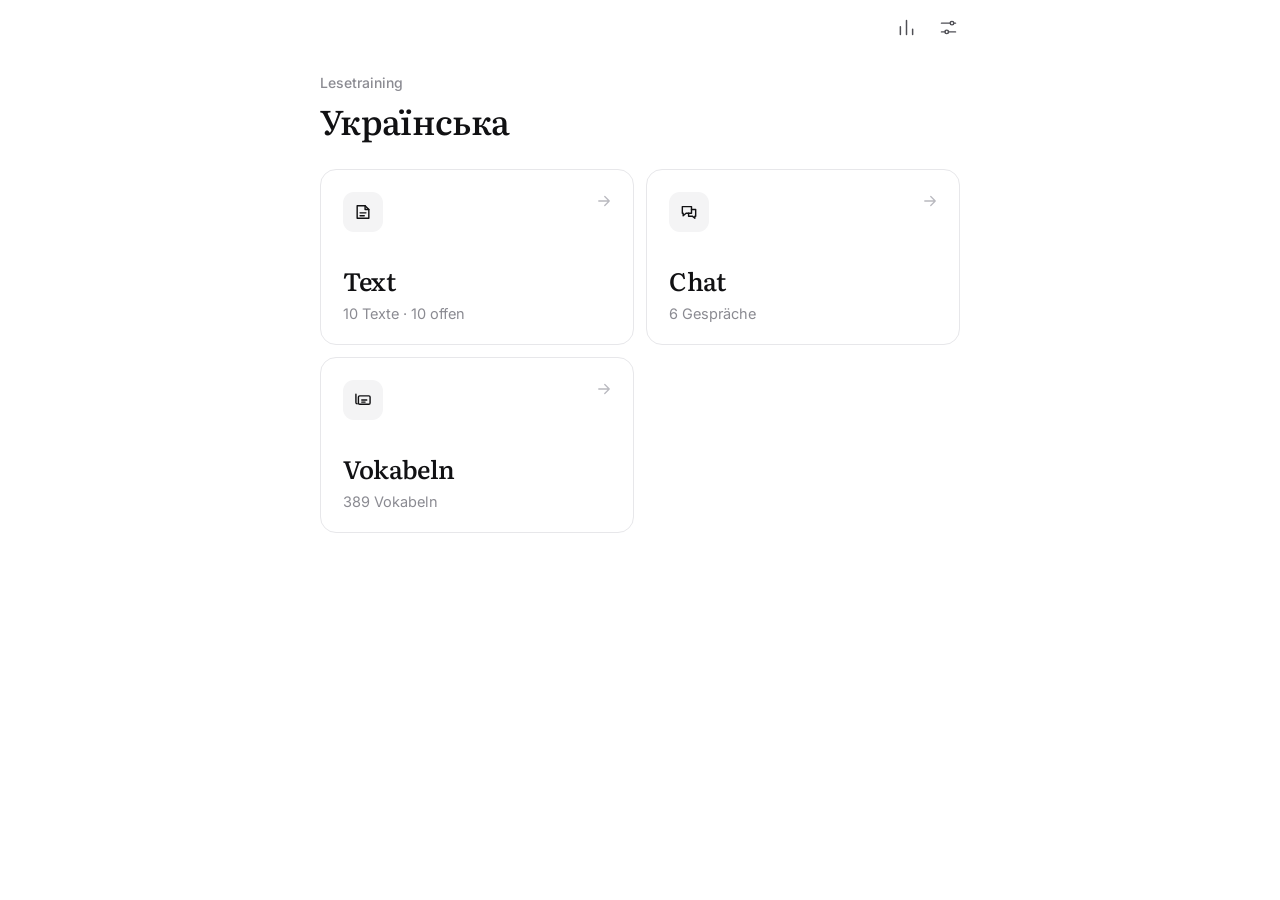
<file: index.html>
<!doctype html>
<html lang="de">
<head>
  <meta charset="utf-8">
  <meta name="viewport" content="width=device-width, initial-scale=1, viewport-fit=cover">
  <title>Українська · Lesetraining</title>
  <meta name="description" content="Ukrainisch lesen: Texte mit Wortinformationen, Verständniskontrolle und Statistik.">
  <meta name="theme-color" media="(prefers-color-scheme: light)" content="#ffffff">
  <meta name="theme-color" media="(prefers-color-scheme: dark)" content="#0e0e10">
  <meta name="color-scheme" content="light dark">
  <meta name="apple-mobile-web-app-capable" content="yes">
  <meta name="mobile-web-app-capable" content="yes">
  <meta name="apple-mobile-web-app-title" content="Українська">
  <meta name="apple-mobile-web-app-status-bar-style" content="default">
  <link rel="manifest" href="manifest.webmanifest">
  <link rel="icon" type="image/png" sizes="192x192" href="icons/icon-192-v2.png">
  <link rel="apple-touch-icon" href="icons/icon-180-v2.png">
  <link rel="preload" href="fonts/literata-latin-opsz-normal.woff2" as="font" type="font/woff2" crossorigin>
  <link rel="preload" href="fonts/literata-cyrillic-opsz-normal.woff2" as="font" type="font/woff2" crossorigin>
  <link rel="stylesheet" href="styles.css">
</head>
<body>
  <div id="app"></div>
  <script type="module" src="js/app.js"></script>
</body>
</html>
</file>
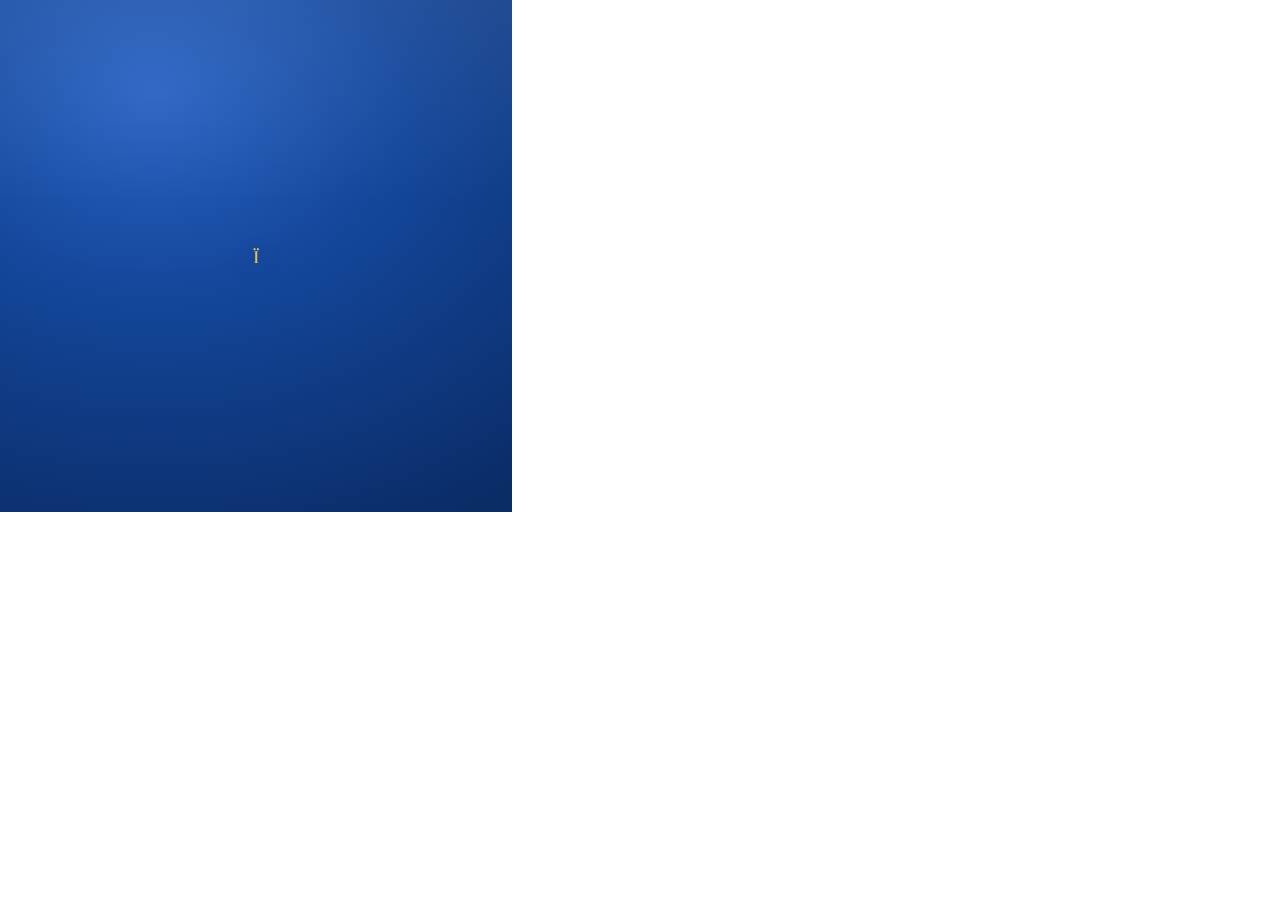
<file: tools/icon/icon-vorlage.html>
<!doctype html><html><head><meta charset="utf-8"><style>
@font-face{font-family:L;src:url(../../fonts/literata-cyrillic-opsz-normal.woff2) format("woff2");font-weight:200 900}
html,body{margin:0;background:transparent}
.i{position:relative;width:512px;height:512px;overflow:hidden;
 background:radial-gradient(120% 95% at 30% 18%,#2a64c4 0%,#14469a 42%,#0a2c66 100%)}
.i::after{content:"";position:absolute;inset:0;background:linear-gradient(180deg,rgba(255,255,255,.07),rgba(255,255,255,0) 40%)}
.g{position:absolute;left:0;right:0;top:50%;transform:translateY(-50%);text-align:center;
 font-family:L;font-weight:520;font-variation-settings:"opsz" 72;line-height:1;font-size:VAR;
 background:linear-gradient(170deg,#ffe9a3 0%,#f5cf5c 38%,#d9a52c 72%,#f2c94c 100%);
 -webkit-background-clip:text;background-clip:text;color:transparent;
 filter:drop-shadow(0 6px 14px rgba(3,18,48,.45));margin-top:OFF}
.r{position:absolute;left:50%;transform:translateX(-50%);bottom:BOT;width:RW;height:RH;border-radius:9px;
 background:linear-gradient(90deg,#d9a52c,#f5cf5c,#d9a52c);opacity:.9}
</style></head><body><div class="i"><div class="g">Ї</div><div class="r"></div></div></body></html>
</file>
<file: styles.css>
/* Schriften (lokal, OFL): Literata für ukrainischen Text und Titel, Inter als UI-Fallback außerhalb von Apple-Geräten. */
@font-face {
  font-family: "LiterataVF";
  font-style: normal;
  font-weight: 200 900;
  font-display: swap;
  src: url(fonts/literata-latin-opsz-normal.woff2) format("woff2");
  unicode-range: U+0000-00FF, U+0131, U+0152-0153, U+02BB-02BC, U+02C6, U+02DA, U+02DC, U+0304, U+0308, U+0329, U+2000-206F, U+20AC, U+2122, U+2191, U+2193, U+2212, U+2215, U+FEFF, U+FFFD;
}
@font-face {
  font-family: "LiterataVF";
  font-style: normal;
  font-weight: 200 900;
  font-display: swap;
  src: url(fonts/literata-cyrillic-opsz-normal.woff2) format("woff2");
  unicode-range: U+0301, U+0400-045F, U+0490-0491, U+04B0-04B1, U+2116;
}
@font-face {
  font-family: "InterVF";
  font-style: normal;
  font-weight: 100 900;
  font-display: swap;
  src: url(fonts/inter-latin-wght-normal.woff2) format("woff2");
  unicode-range: U+0000-00FF, U+0131, U+0152-0153, U+02BB-02BC, U+02C6, U+02DA, U+02DC, U+0304, U+0308, U+0329, U+2000-206F, U+20AC, U+2122, U+2191, U+2193, U+2212, U+2215, U+FEFF, U+FFFD;
}
@font-face {
  font-family: "InterVF";
  font-style: normal;
  font-weight: 100 900;
  font-display: swap;
  src: url(fonts/inter-cyrillic-wght-normal.woff2) format("woff2");
  unicode-range: U+0301, U+0400-045F, U+0490-0491, U+04B0-04B1, U+2116;
}

/* ---------- Farben ---------- */

:root {
  color-scheme: light dark;

  --bg: #ffffff;
  --surface: #ffffff;
  --surface-2: #f4f4f5;
  --seg-active: #ffffff;
  --hover: #f8f8f9;
  --ink: #111113;
  --ink-2: #4f4f55;
  --ink-3: #8b8b92;
  --ink-4: #b9b9bf;
  --line: #e7e7ea;
  --line-2: #d3d3d8;

  --accent: #2a4f8f;
  --accent-tint: rgba(42, 79, 143, 0.1);
  --accent-mark: rgba(42, 79, 143, 0.45);

  --correct: #1f7a4a;
  --correct-soft: #ebf6ef;
  --wrong: #c0362c;
  --wrong-soft: #fdeeec;
  /* Helleres Blau für „Direkt in Stufe 4“ und Prio „niedrig“ (Vokabeln) */
  --blue: #3a6cc6;
  --blue-soft: rgba(58, 108, 198, 0.1);
  /* Gelb für „Buchstabe vorgesagt“ (Schreiben) */
  --hint: #a8740c;
  --hint-soft: #fcf3dc;
  /* Stufenbalken (Graustufen) */
  --lv1: #e4e4e7;
  --lv2: #c4c4c9;
  --lv3: #93939a;
  --lv4: #5f5f66;
  --lv5: #2e2e33;
  --lv-fg: #ffffff;
  --lv3-fg: #ffffff;
  /* Tastatur (Schreiben), angelehnt an die iPhone-Tastatur */
  --kb-bg: #d4d5da;
  --kb-key: #ffffff;
  --kb-key-down: #b9bbc2;
  --kb-fn: #acafb7;
  --kb-fg: #111113;
  --kb-shadow: #898a8d;

  --btn-bg: #111113;
  --btn-bg-hover: #2a2a2e;
  --btn-fg: #ffffff;
  --btn-disabled: #e4e4e7;
  --btn-disabled-fg: #a1a1a8;

  --glass: rgba(255, 255, 255, 0.84);
  --pop-shadow: drop-shadow(0 12px 28px rgba(17, 17, 19, 0.13)) drop-shadow(0 2px 5px rgba(17, 17, 19, 0.06));
  --dialog-shadow: 0 24px 60px -16px rgba(17, 17, 19, 0.28), 0 0 0 1px rgba(17, 17, 19, 0.05);
  --scrim: rgba(17, 17, 19, 0.32);

  --r-lg: 16px;
  --r: 12px;

  --serif: "LiterataVF", "Iowan Old Style", "Charter", Georgia, serif;
  --sans: -apple-system, BlinkMacSystemFont, "InterVF", "Segoe UI", system-ui, sans-serif;

  --gutter: max(20px, env(safe-area-inset-left));
  --ease: cubic-bezier(0.2, 0.7, 0.2, 1);
}

@media (prefers-color-scheme: dark) {
  :root {
    --bg: #0e0e10;
    --surface: #161618;
    --surface-2: #1f1f22;
    --seg-active: #34343a;
    --hover: #1b1b1e;
    --ink: #f3f3f4;
    --ink-2: #b6b6bc;
    --ink-3: #7f7f87;
    --ink-4: #56565d;
    --line: #27272b;
    --line-2: #38383e;

    --accent: #93b2e6;
    --accent-tint: rgba(147, 178, 230, 0.16);
    --accent-mark: rgba(147, 178, 230, 0.5);

    --correct: #4cc38a;
    --correct-soft: rgba(76, 195, 138, 0.13);
    --wrong: #f07167;
    --wrong-soft: rgba(240, 113, 103, 0.13);
    --blue: #86a9ec;
    --blue-soft: rgba(134, 169, 236, 0.14);
    --hint: #e8b84a;
    --hint-soft: rgba(232, 184, 74, 0.14);
    --lv1: #2c2c30;
    --lv2: #46464b;
    --lv3: #6c6c73;
    --lv4: #9c9ca3;
    --lv5: #d4d4d8;
    --lv-fg: #111113;
    --lv3-fg: #f3f3f4;
    --kb-bg: #2a2a2c;
    --kb-key: #6b6b6e;
    --kb-key-down: #4a4a4d;
    --kb-fn: #464649;
    --kb-fg: #ffffff;
    --kb-shadow: #121213;

    --btn-bg: #f3f3f4;
    --btn-bg-hover: #ffffff;
    --btn-fg: #111113;
    --btn-disabled: #26262a;
    --btn-disabled-fg: #5e5e66;

    --glass: rgba(14, 14, 16, 0.82);
    --pop-shadow: drop-shadow(0 12px 28px rgba(0, 0, 0, 0.5)) drop-shadow(0 2px 5px rgba(0, 0, 0, 0.3));
    --dialog-shadow: 0 24px 60px -12px rgba(0, 0, 0, 0.7), 0 0 0 1px rgba(255, 255, 255, 0.06);
    --scrim: rgba(0, 0, 0, 0.55);
  }
}

/* ---------- Basis ---------- */

*, *::before, *::after { box-sizing: border-box; }
[hidden] { display: none !important; }

html { background: var(--bg); -webkit-text-size-adjust: 100%; }

body {
  margin: 0;
  min-height: 100dvh;
  background: var(--bg);
  color: var(--ink);
  font-family: var(--sans);
  font-size: 16px;
  line-height: 1.45;
  -webkit-font-smoothing: antialiased;
  -moz-osx-font-smoothing: grayscale;
  text-rendering: optimizeLegibility;
  -webkit-tap-highlight-color: transparent;
}

button, input { font: inherit; color: inherit; }
button { cursor: pointer; background: none; border: 0; padding: 0; touch-action: manipulation; }
button:disabled { cursor: default; }
:focus-visible { outline: 2px solid var(--accent); outline-offset: 2px; border-radius: 8px; }

[lang="uk"] { font-family: var(--serif); }

#app { min-height: 100dvh; display: flex; flex-direction: column; }

/* ---------- Kopfleiste ---------- */

.bar {
  position: sticky;
  top: 0;
  z-index: 50;
  padding-top: env(safe-area-inset-top);
  background: var(--glass);
  -webkit-backdrop-filter: saturate(180%) blur(18px);
  backdrop-filter: saturate(180%) blur(18px);
  border-bottom: 1px solid transparent;
  transition: border-color 0.2s ease;
}
.bar.is-scrolled { border-bottom-color: var(--line); }
.bar-inner {
  max-width: 680px;
  margin: 0 auto;
  height: 54px;
  padding: 0 calc(var(--gutter) - 8px);
  display: flex;
  align-items: center;
  justify-content: space-between;
  gap: 8px;
}
.bar-side { display: flex; align-items: center; gap: 2px; min-width: 40px; flex-shrink: 1; }
.bar-side #flag-btn { margin-right: -6px; }
.bar-mid { flex: 1; display: flex; justify-content: center; min-width: 0; }
.bar-crumb {
  padding-left: 8px;
  font-size: 13.5px;
  font-weight: 500;
  color: var(--ink-3);
  white-space: nowrap;
  overflow: hidden;
  text-overflow: ellipsis;
}
.bar-crumb b { font-weight: 600; color: var(--ink-2); }

/* ---------- Seite ---------- */

.screen {
  flex: 1;
  width: 100%;
  max-width: 680px;
  margin: 0 auto;
  padding: 4px var(--gutter) calc(48px + env(safe-area-inset-bottom));
  animation: enter 0.3s var(--ease) both;
}
.screen.has-dock { padding-bottom: 28px; }

@keyframes enter {
  from { opacity: 0; transform: translateY(5px); }
  to { opacity: 1; transform: none; }
}

.page-head { margin: 14px 0 30px; }
.kicker { margin: 0 0 8px; font-size: 14px; font-weight: 500; color: var(--ink-3); }
.kicker b { font-weight: 600; color: var(--ink-2); }
.page-title {
  margin: 0;
  font-family: var(--serif);
  font-size: 34px;
  line-height: 1.12;
  font-weight: 540;
  letter-spacing: -0.02em;
}
.page-sub { margin: 10px 0 0; font-size: 15px; color: var(--ink-2); max-width: 34em; }

.label {
  margin: 34px 2px 10px;
  font-size: 13px;
  font-weight: 600;
  color: var(--ink-3);
}

/* ---------- Bedienelemente ---------- */

.icon-btn {
  width: 40px;
  height: 40px;
  display: inline-flex;
  align-items: center;
  justify-content: center;
  border-radius: 10px;
  color: var(--ink-2);
  transition: background-color 0.15s ease, color 0.15s ease;
}
.icon-btn svg { width: 21px; height: 21px; }
.icon-btn:hover { background: var(--surface-2); color: var(--ink); }

.pill-btn {
  height: 32px;
  padding: 0 13px 0 11px;
  display: inline-flex;
  align-items: center;
  gap: 7px;
  border-radius: 999px;
  border: 1px solid var(--line-2);
  font-size: 13.5px;
  font-weight: 560;
  color: var(--ink-2);
  transition: border-color 0.15s ease, color 0.15s ease;
}
.pill-btn svg { width: 13px; height: 13px; }
.pill-btn:hover:not(:disabled) { color: var(--ink); border-color: var(--ink-3); }
.pill-btn:disabled { opacity: 0.4; }

.btn {
  width: 100%;
  height: 50px;
  padding: 0 22px;
  display: inline-flex;
  align-items: center;
  justify-content: center;
  gap: 8px;
  border-radius: var(--r);
  font-size: 16px;
  font-weight: 600;
  letter-spacing: -0.01em;
  transition: background-color 0.15s ease, border-color 0.15s ease, transform 0.1s ease;
}
.btn svg { width: 14px; height: 14px; flex-shrink: 0; }
.btn:active:not(:disabled) { transform: scale(0.985); }
.btn-primary { background: var(--btn-bg); color: var(--btn-fg); }
.btn-primary:hover:not(:disabled) { background: var(--btn-bg-hover); }
.btn-primary:disabled { background: var(--btn-disabled); color: var(--btn-disabled-fg); }
.btn-secondary { border: 1px solid var(--line-2); color: var(--ink); }
.btn-secondary:hover:not(:disabled) { border-color: var(--ink-3); }
.btn-danger { background: var(--wrong); color: #fff; }
.btn-auto { width: auto; }

.seg {
  display: flex;
  padding: 3px;
  gap: 2px;
  border-radius: 11px;
  background: var(--surface-2);
}
.seg button {
  flex: 1;
  min-width: 0;
  height: 34px;
  padding: 0 12px;
  border-radius: 8px;
  font-size: 14px;
  font-weight: 560;
  color: var(--ink-2);
  white-space: nowrap;
  transition: background-color 0.18s ease, color 0.18s ease, box-shadow 0.18s ease;
}
.seg button:hover:not(:disabled) { color: var(--ink); }
.seg button:disabled { color: var(--ink-4); }
.seg button.is-active {
  background: var(--seg-active);
  color: var(--ink);
  box-shadow: 0 1px 2px rgba(0, 0, 0, 0.08), 0 0 0 1px var(--line);
}

/* ---------- Funktionswahl ---------- */

.modes { display: grid; gap: 12px; }
@media (min-width: 560px) { .modes { grid-template-columns: 1fr 1fr; } }
.mode {
  position: relative;
  min-height: 176px;
  padding: 22px 22px 20px;
  display: flex;
  flex-direction: column;
  align-items: flex-start;
  text-align: left;
  border-radius: var(--r-lg);
  border: 1px solid var(--line);
  background: var(--surface);
  transition: border-color 0.18s ease, background-color 0.18s ease, transform 0.12s ease;
}
button.mode:hover:not(:disabled) { border-color: var(--line-2); background: var(--hover); }
button.mode:active:not(:disabled) { transform: scale(0.99); }
.mode-icon {
  width: 40px;
  height: 40px;
  display: flex;
  align-items: center;
  justify-content: center;
  border-radius: 11px;
  background: var(--surface-2);
  color: var(--ink);
}
.mode-icon svg { width: 20px; height: 20px; }
.mode-title { margin-top: auto; padding-top: 28px; font-family: var(--serif); font-size: 25px; font-weight: 540; letter-spacing: -0.015em; }
.mode-text { margin-top: 4px; font-size: 14.5px; color: var(--ink-3); }
.mode-go { position: absolute; top: 22px; right: 20px; width: 18px; height: 18px; color: var(--ink-4); transition: transform 0.18s ease, color 0.18s ease; }
button.mode:hover:not(:disabled) .mode-go { color: var(--ink-2); transform: translateX(2px); }
.mode:disabled { background: transparent; border-style: dashed; }
.mode:disabled .mode-icon { background: transparent; border: 1px solid var(--line); color: var(--ink-4); }
.mode:disabled .mode-title { color: var(--ink-3); }
.mode:disabled .mode-text { color: var(--ink-4); }
.badge {
  position: absolute;
  top: 22px;
  right: 20px;
  padding: 3px 9px;
  border-radius: 999px;
  border: 1px solid var(--line);
  font-size: 12px;
  font-weight: 560;
  color: var(--ink-3);
}

/* „Neu“-Hinweis oben rechts (links neben dem Pfeil) */
.badge-new { top: 19px; right: 50px; border-color: transparent; background: var(--accent); color: var(--bg); font-weight: 650; letter-spacing: 0.01em; }

/* ---------- Listen ---------- */

.group {
  background: var(--surface);
  border: 1px solid var(--line);
  border-radius: var(--r-lg);
  overflow: hidden;
}
.row {
  position: relative;
  width: 100%;
  min-height: 62px;
  padding: 13px 16px 13px 18px;
  display: flex;
  align-items: center;
  gap: 16px;
  text-align: left;
  transition: background-color 0.15s ease;
}
.row + .row::before {
  content: "";
  position: absolute;
  top: 0;
  left: 18px;
  right: 0;
  height: 1px;
  background: var(--line);
}
button.row:hover:not(:disabled), label.row:hover { background: var(--hover); }
button.row:active:not(:disabled), label.row:active { background: var(--surface-2); }
.row:disabled { cursor: default; }
.row:disabled .row-lead, .row:disabled .row-title, .row:disabled .row-sub { color: var(--ink-4); }

.row-lead {
  width: 38px;
  height: 28px;
  flex-shrink: 0;
  display: inline-flex;
  align-items: center;
  justify-content: center;
  border-radius: 8px;
  background: var(--surface-2);
  font-size: 13.5px;
  font-weight: 650;
  letter-spacing: 0.01em;
  font-variant-numeric: tabular-nums;
}
.row:disabled .row-lead { background: transparent; box-shadow: inset 0 0 0 1px var(--line); }
.row-main { flex: 1; min-width: 0; display: flex; flex-direction: column; gap: 1px; }
.row-title { font-size: 15.5px; font-weight: 560; letter-spacing: -0.01em; }
.row-sub { font-size: 13px; color: var(--ink-3); }
.row-trail { font-size: 13.5px; color: var(--ink-3); white-space: nowrap; font-variant-numeric: tabular-nums; }
.row-chev { width: 16px; height: 16px; color: var(--ink-4); flex-shrink: 0; }
.row-danger .row-title { color: var(--wrong); }

/* ---------- Themen ---------- */

.chips { display: flex; flex-wrap: wrap; gap: 8px; }
.chip {
  height: 42px;
  padding: 0 7px 0 16px;
  display: inline-flex;
  align-items: center;
  gap: 10px;
  border-radius: 999px;
  border: 1px solid var(--line-2);
  font-size: 15px;
  font-weight: 540;
  letter-spacing: -0.005em;
  transition: border-color 0.15s ease, background-color 0.15s ease, transform 0.1s ease;
}
.chip:hover { border-color: var(--ink-3); background: var(--hover); }
.chip:active { transform: scale(0.98); }
.chip-count {
  min-width: 26px;
  height: 26px;
  padding: 0 8px;
  display: inline-flex;
  align-items: center;
  justify-content: center;
  border-radius: 999px;
  background: var(--surface-2);
  font-size: 12.5px;
  font-weight: 620;
  color: var(--ink-2);
  font-variant-numeric: tabular-nums;
}

.empty {
  padding: 40px 24px;
  text-align: center;
  border-radius: var(--r-lg);
  border: 1px dashed var(--line-2);
}
.empty-title { margin: 0; font-family: var(--serif); font-size: 19px; font-weight: 520; color: var(--ink-2); }
.empty-sub { margin: 6px auto 0; max-width: 28em; font-size: 14px; color: var(--ink-3); }

/* ---------- Lesen ---------- */

.reader-head { margin: 14px 0 30px; }
.reader-title {
  margin: 0;
  font-family: var(--serif);
  font-size: 34px;
  line-height: 1.14;
  font-weight: 540;
  letter-spacing: -0.02em;
}
.reader-meta { margin: 10px 0 0; font-size: 14px; color: var(--ink-3); }

.reader-text {
  font-family: var(--serif);
  font-size: 21px;
  line-height: 1.8;
  font-weight: 400;
  color: var(--ink);
  text-wrap: pretty;
}
.reader-text p { margin: 0 0 1.05em; }
.reader-text p:last-child { margin-bottom: 0; }

.token {
  position: relative;
  cursor: pointer;
  border-radius: 5px;
  padding: 0.04em 0.08em;
  margin: 0 -0.08em;
  -webkit-user-select: none;
  user-select: none;
  -webkit-touch-callout: none;
  text-decoration-line: none;
  text-decoration-thickness: 1.5px;
  text-underline-offset: 0.3em;
  text-decoration-color: var(--accent-mark);
  transition: background-color 0.15s ease;
}
@media (hover: hover) {
  .token:hover { background: var(--accent-tint); }
}
.token.is-seen { text-decoration-line: underline; }
.token.is-open { background: var(--accent-tint); text-decoration-line: none; }

.pop {
  position: absolute;
  z-index: 30;
  display: block;
  width: max-content;
  min-width: 156px;
  max-width: min(272px, calc(100vw - 24px));
  padding: 12px 15px 13px;
  border-radius: 13px;
  background: var(--surface);
  border: 1px solid var(--line);
  filter: var(--pop-shadow);
  font-family: var(--sans);
  font-size: 15px;
  line-height: 1.3;
  font-weight: 400;
  color: var(--ink);
  text-align: left;
  white-space: normal;
  cursor: default;
  animation: pop-in 0.16s var(--ease) both;
}
.pop > span { display: block; }
.pop-form { font-family: var(--serif); font-size: 21px; font-weight: 500; letter-spacing: -0.01em; }
.pop-gloss { margin-top: 3px; font-size: 15.5px; font-weight: 600; letter-spacing: -0.01em; }
.pop-gram {
  margin-top: 9px;
  padding-top: 8px;
  border-top: 1px solid var(--line);
  font-size: 12.5px;
  font-weight: 520;
  letter-spacing: 0.01em;
  color: var(--ink-3);
}
.pop-tip {
  position: absolute;
  left: calc(var(--tip-x, 30px) - 22px);
  width: 44px;
  height: 14px;
  overflow: visible;
}
.pop.is-above .pop-tip { bottom: -14px; }
.pop.is-below .pop-tip { top: -14px; transform: scaleY(-1); }
.pop-tip-fill { fill: var(--surface); }
.pop-tip-line { fill: none; stroke: var(--line); stroke-width: 1; }
@keyframes pop-in {
  from { opacity: 0; transform: translateY(3px); }
  to { opacity: 1; transform: none; }
}

.paused {
  min-height: 54vh;
  display: flex;
  flex-direction: column;
  align-items: center;
  justify-content: center;
  text-align: center;
  animation: enter 0.25s var(--ease) both;
}
.paused-mark {
  width: 54px;
  height: 54px;
  margin-bottom: 22px;
  display: flex;
  align-items: center;
  justify-content: center;
  gap: 6px;
  border-radius: 50%;
  border: 1px solid var(--line-2);
}
.paused-mark span { width: 3.5px; height: 17px; border-radius: 2px; background: var(--ink); }
.paused-title { margin: 0; font-family: var(--serif); font-size: 28px; font-weight: 540; letter-spacing: -0.015em; }
.paused-sub { margin: 8px 0 28px; font-size: 15px; color: var(--ink-3); }

/* ---------- Frage-Antwort ---------- */

.bubble {
  max-width: 82%;
  margin-bottom: 12px;
  padding: 11px 15px;
  border-radius: 16px;
  font-family: var(--serif);
  font-size: 18px;
  line-height: 1.5;
}
.bubble p { margin: 0; }
.bubble-bot {
  margin-right: auto;
  border-bottom-left-radius: 4px;
  background: var(--surface-2);
  color: var(--ink);
}
.bubble-user {
  margin-left: auto;
  border-bottom-right-radius: 4px;
  background: var(--btn-bg);
  color: var(--btn-fg);
}
.bubble-user .token { text-decoration-color: color-mix(in srgb, var(--btn-fg) 55%, transparent); }
@media (hover: hover) {
  .bubble-user .token:hover { background: rgba(255, 255, 255, 0.14); }
}

.answer-list { display: flex; flex-direction: column; gap: 8px; margin: 4px 0 20px; }
.answer-row {
  display: flex;
  align-items: center;
  gap: 10px;
  padding: 10px 8px 10px 16px;
  border-radius: 14px;
  border: 1px solid var(--line-2);
  transition: border-color 0.15s ease, background-color 0.15s ease, opacity 0.2s ease;
}
.answer-list:not(.is-done) .answer-row:not(.is-wrong):hover { border-color: var(--ink-3); background: var(--hover); }
.answer-row-text {
  flex: 1;
  margin: 0;
  font-family: var(--serif);
  font-size: 17px;
  line-height: 1.4;
}
.answer-send {
  flex-shrink: 0;
  width: 36px;
  height: 36px;
  display: inline-flex;
  align-items: center;
  justify-content: center;
  border-radius: 50%;
  background: var(--surface-2);
  color: var(--ink-2);
  transition: background-color 0.15s ease, color 0.15s ease;
}
.answer-send svg { width: 17px; height: 17px; }
.answer-list:not(.is-done) .answer-row:not(.is-wrong):hover .answer-send { background: var(--btn-bg); color: var(--btn-fg); }
.answer-row.is-wrong { border-color: var(--wrong); background: var(--wrong-soft); }
.answer-row.is-wrong .answer-send { background: var(--wrong); color: #fff; }
.answer-row.is-correct { border-color: var(--correct); background: var(--correct-soft); }
.answer-row.is-correct .answer-send { background: var(--correct); color: #fff; }
.answer-list.is-done .answer-row:not(.is-correct) { opacity: 0.4; }
.answer-list.is-done .answer-send { pointer-events: none; }

.chat-end {
  margin: 4px 0 24px;
  text-align: center;
  font-size: 13.5px;
  font-weight: 560;
  color: var(--ink-3);
}

/* ---------- Leiste unten ---------- */

.dock {
  position: sticky;
  bottom: 0;
  z-index: 40;
  padding: 12px 0 calc(12px + env(safe-area-inset-bottom));
  background: var(--glass);
  -webkit-backdrop-filter: saturate(180%) blur(18px);
  backdrop-filter: saturate(180%) blur(18px);
  border-top: 1px solid var(--line);
}
.dock-inner {
  max-width: 680px;
  margin: 0 auto;
  padding: 0 var(--gutter);
  display: flex;
  align-items: center;
  gap: 16px;
}
.dock-status { flex: 1; min-width: 0; display: flex; flex-direction: column; gap: 7px; }
.dock-text { font-size: 13.5px; color: var(--ink-2); font-variant-numeric: tabular-nums; }
.dots { display: flex; gap: 4px; }
.dots i { width: 16px; height: 3px; border-radius: 2px; background: var(--line-2); transition: background-color 0.2s ease; }
.dots i.is-on { background: var(--ink); }

/* ---------- Kontrolle ---------- */

.q { padding: 26px 0 28px; }
.q + .q { border-top: 1px solid var(--line); }
.q-num { margin: 0 0 8px; font-size: 13px; font-weight: 600; color: var(--ink-3); font-variant-numeric: tabular-nums; }
.q-text {
  margin: 0 0 18px;
  font-family: var(--serif);
  font-size: 22px;
  line-height: 1.5;
  font-weight: 500;
  letter-spacing: -0.01em;
}
.answers { display: grid; grid-template-columns: 1fr 1fr; gap: 8px; }
.answer {
  min-height: 54px;
  padding: 9px 12px 9px 10px;
  display: flex;
  align-items: center;
  gap: 11px;
  border-radius: var(--r);
  border: 1px solid var(--line-2);
  text-align: left;
  font-family: var(--serif);
  font-size: 17px;
  line-height: 1.3;
  transition: border-color 0.15s ease, background-color 0.15s ease, opacity 0.2s ease;
}
.answer:hover:not(:disabled) { border-color: var(--ink-3); background: var(--hover); }
.answer-key {
  flex-shrink: 0;
  width: 24px;
  height: 24px;
  display: inline-flex;
  align-items: center;
  justify-content: center;
  border-radius: 7px;
  background: var(--surface-2);
  font-family: var(--sans);
  font-size: 12px;
  font-weight: 650;
  color: var(--ink-2);
  transition: background-color 0.15s ease, color 0.15s ease;
}
.answer.is-correct { background: var(--correct-soft); border-color: var(--correct); box-shadow: inset 0 0 0 1px var(--correct); }
.answer.is-correct .answer-key { background: var(--correct); color: var(--bg); }
.answer.is-wrong { background: var(--wrong-soft); border-color: var(--wrong); box-shadow: inset 0 0 0 1px var(--wrong); }
.answer.is-wrong .answer-key { background: var(--wrong); color: var(--bg); }
.q.is-done .answer:not(.is-correct):not(.is-wrong) { opacity: 0.4; }

/* ---------- Auswertung ---------- */

.result { padding-top: 24px; text-align: center; }
.score {
  margin: 6px 0 0;
  font-size: 88px;
  line-height: 1;
  font-weight: 300;
  letter-spacing: -0.045em;
  font-variant-numeric: tabular-nums;
}
.score small { font-size: 36px; font-weight: 400; color: var(--ink-3); letter-spacing: -0.02em; margin-left: 8px; }
.score-caption { margin: 14px 0 34px; font-size: 15.5px; color: var(--ink-2); }
.result .group { text-align: left; }
.kv { min-height: 54px; }
.kv .row-title { font-weight: 500; color: var(--ink-2); }
.kv .row-trail { color: var(--ink); font-weight: 600; font-size: 15.5px; }
.note { margin: 16px 4px 0; font-size: 13.5px; color: var(--ink-3); text-align: center; }
.result .btn { margin-top: 28px; }

/* ---------- Statistik ---------- */

.levels { margin-bottom: 22px; }
.metric {
  margin-bottom: 12px;
  padding: 18px 18px 14px 20px;
  border-radius: var(--r-lg);
  border: 1px solid var(--line);
  background: var(--surface);
}
.metric-head { display: flex; align-items: baseline; justify-content: space-between; gap: 12px; }
.metric-name { font-size: 14px; font-weight: 600; color: var(--ink-2); }
.metric-value { font-size: 26px; font-weight: 500; letter-spacing: -0.03em; font-variant-numeric: tabular-nums; }
.metric-unit { margin-left: 5px; font-family: var(--sans); font-size: 13px; font-weight: 500; color: var(--ink-3); letter-spacing: 0; }
.metric-sub { margin-top: 2px; font-size: 12.5px; color: var(--ink-3); }
.chart { display: block; width: 100%; height: 88px; margin-top: 14px; overflow: visible; }
.chart .grid { stroke: var(--line); stroke-width: 1; }
.chart .axis { fill: var(--ink-3); font-family: var(--sans); font-size: 10.5px; font-variant-numeric: tabular-nums; }
.chart .area { fill: var(--accent-tint); opacity: 0.6; }
.chart .line { fill: none; stroke: var(--accent); stroke-width: 1.75; stroke-linejoin: round; stroke-linecap: round; }
.chart .dot { fill: var(--surface); stroke: var(--accent); stroke-width: 1.5; }
.chart .dot-last { fill: var(--accent); stroke: var(--surface); stroke-width: 2; }
.stats-count { margin: -6px 2px 14px; font-size: 13.5px; color: var(--ink-3); }

/* ---------- Einstellungen ---------- */

.status { display: flex; align-items: center; gap: 10px; padding: 15px 18px; font-size: 15px; }
.status-dot { width: 8px; height: 8px; border-radius: 50%; background: var(--ink-4); flex-shrink: 0; }
.status-dot.is-ok { background: var(--correct); }
.status-dot.is-error { background: var(--wrong); }
.status-text { color: var(--ink-2); }
.status-text strong { color: var(--ink); font-weight: 600; }

.field { position: relative; display: block; padding: 12px 18px; cursor: text; }
.field::before {
  content: "";
  position: absolute;
  top: 0;
  left: 18px;
  right: 0;
  height: 1px;
  background: var(--line);
}
.field-label { display: block; font-size: 12.5px; font-weight: 580; color: var(--ink-3); }
.field input {
  width: 100%;
  margin-top: 3px;
  padding: 2px 0;
  border: 0;
  outline: none;
  background: transparent;
  font-size: 16px;
  font-family: var(--sans);
}
.field input::placeholder { color: var(--ink-4); }
.field:focus-within .field-label { color: var(--accent); }
.help { margin: 10px 4px 0; font-size: 13px; line-height: 1.5; color: var(--ink-3); }
.settings-actions { margin-top: 14px; }
.file-row input[type="file"] { position: absolute; inset: 0; opacity: 0; cursor: pointer; }
.file-row { cursor: pointer; }
.error-text { color: var(--wrong); }

/* ---------- Dialog & Hinweis ---------- */

.backdrop {
  position: fixed;
  inset: 0;
  z-index: 100;
  display: flex;
  align-items: center;
  justify-content: center;
  padding: 20px;
  background: var(--scrim);
  animation: fade 0.18s ease both;
}
.dialog {
  width: 100%;
  max-width: 350px;
  padding: 24px 22px 20px;
  border-radius: 20px;
  background: var(--surface);
  box-shadow: var(--dialog-shadow);
  animation: dialog-in 0.22s var(--ease) both;
}
.dialog h3 { margin: 0; font-family: var(--serif); font-size: 21px; font-weight: 540; letter-spacing: -0.015em; }
.dialog p { margin: 8px 0 22px; font-size: 15px; line-height: 1.5; color: var(--ink-2); }
.dialog-actions { display: grid; grid-template-columns: 1fr 1fr; gap: 10px; }
.dialog-actions .btn { height: 46px; }
@keyframes fade { from { opacity: 0; } to { opacity: 1; } }
@keyframes dialog-in { from { opacity: 0; transform: translateY(8px) scale(0.97); } to { opacity: 1; transform: none; } }

.toast {
  position: fixed;
  left: 50%;
  bottom: calc(20px + env(safe-area-inset-bottom));
  z-index: 90;
  transform: translateX(-50%);
  display: flex;
  align-items: center;
  gap: 14px;
  padding: 9px 18px;
  border-radius: 999px;
  background: var(--btn-bg);
  color: var(--btn-fg);
  font-size: 14px;
  font-weight: 520;
  white-space: nowrap;
  box-shadow: var(--dialog-shadow);
  animation: fade 0.2s ease both;
}
.toast.has-action { padding-right: 9px; }
.toast button {
  height: 30px;
  padding: 0 14px;
  border-radius: 999px;
  background: rgba(127, 127, 127, 0.22);
  font-weight: 600;
}

@media (prefers-reduced-motion: reduce) {
  *, *::before, *::after { animation: none !important; transition: none !important; }
}

@media (max-width: 380px) {
  .page-title, .reader-title { font-size: 30px; }
  .reader-text { font-size: 20px; }
  .answer { font-size: 16px; gap: 9px; }
}

/* ---------- Vokabeln ----------
   Übernommen aus der Lernapp (Karteikarte, Frage-Antwort, Prio-Symbol, Untere Leiste) und auf die
   Wortkarte angepasst. Alles, was mit den Texten/Chats kollidieren könnte, hängt an `.vocab`. */

.dock-col { display: flex; flex-direction: column; gap: 8px; width: 100%; }
.dock-row { display: flex; gap: 8px; }
.dock-row-split { display: grid; grid-template-columns: 1fr 1fr; }
.dock-pair { display: flex; gap: 8px; min-width: 0; }
.dock-progress { font-size: 12px; color: var(--ink-3); font-variant-numeric: tabular-nums; }

.btn-correct, .btn-wrong, .btn-fasttrack {
  --tone: var(--ink-2);
  --tone-soft: var(--surface-2);
  background: var(--tone-soft);
  color: var(--tone);
  border: 1px solid var(--tone);
  box-shadow: inset 0 0 0 1px var(--tone);
  transition: background-color 0.15s ease, border-color 0.15s ease, color 0.15s ease, box-shadow 0.15s ease, transform 0.1s ease;
}
.btn-correct { --tone: var(--correct); --tone-soft: var(--correct-soft); }
.btn-wrong { --tone: var(--wrong); --tone-soft: var(--wrong-soft); }
.btn-fasttrack { --tone: var(--blue); --tone-soft: var(--blue-soft); }
.btn-correct:hover:not(:disabled), .btn-wrong:hover:not(:disabled), .btn-fasttrack:hover:not(:disabled) {
  background: color-mix(in srgb, var(--tone) 16%, var(--bg));
}
.btn-correct:disabled, .btn-wrong:disabled, .btn-fasttrack:disabled {
  background: transparent;
  color: var(--ink-4);
  border-color: var(--line-2);
  box-shadow: none;
}
.btn-fill { flex: 1; width: auto; min-width: 0; }
.btn-fasttrack { width: 50px; flex-shrink: 0; padding: 0; }
.btn-fasttrack svg { width: 20px; height: 20px; stroke-width: 2.1; }

/* Prio-Symbol: Farben je Prio; das SVG selbst liefert js/prio.js */
.prio-btn, .prio-toggle-btn {
  position: relative;
  display: inline-flex;
  flex-shrink: 0;
  border-radius: 30%;
  transition: transform 0.12s var(--ease);
}
.prio-btn:active, .prio-toggle-btn:active { transform: scale(0.92); }
.prio-icon { display: block; width: 100%; height: 100%; overflow: visible; }
.prio-bg { fill: var(--prio-tint); stroke: var(--prio-ring); stroke-width: 1px; vector-effect: non-scaling-stroke; transition: fill 0.15s ease, stroke 0.15s ease; }
.prio-glyph { fill: var(--prio-ink); stroke: var(--prio-ink); transition: fill 0.15s ease, stroke 0.15s ease; }
.prio-slash { fill: none; stroke: var(--ink-3); stroke-width: 4.5; stroke-linecap: round; }
[data-prio="hoch"] { --prio-ink: var(--wrong); --prio-tint: var(--wrong-soft); --prio-ring: color-mix(in srgb, var(--wrong) 24%, transparent); }
[data-prio="normal"] { --prio-ink: var(--ink-2); --prio-tint: var(--surface-2); --prio-ring: var(--line-2); }
[data-prio="niedrig"] { --prio-ink: var(--blue); --prio-tint: var(--blue-soft); --prio-ring: color-mix(in srgb, var(--blue) 24%, transparent); }

/* Stufenbalken (Frage-Antwort): Anteil je Stufe, Graustufen von hell (Stufe 1) bis dunkel (Stufe 5) */
.lvbar-wrap { position: relative; margin: 14px 0 0; }
/* Senkrechte Markierung innerhalb des Balkens, liegt hinter den Zahlen */
.lvbar-tick { position: absolute; top: 0; bottom: 0; z-index: 1; width: 1.5px; margin-left: -0.75px; margin-right: -0.75px; background: var(--ink-2); pointer-events: none; }
.lvbar { display: flex; gap: 2px; height: 22px; border-radius: 7px; overflow: hidden; }
.lvbar.is-empty { background: var(--surface-2); }
.lvbar-seg { flex: 1 1 0; min-width: 3px; display: flex; align-items: center; justify-content: center; overflow: hidden; }
.lvbar-n { position: relative; z-index: 2; padding: 0 3px; background: inherit; border-radius: 3px; font-size: 11px; font-weight: 600; font-variant-numeric: tabular-nums; line-height: 1; white-space: nowrap; }
.lvbar-seg[data-stufe="1"] { background: var(--lv1); color: var(--ink-2); }
.lvbar-seg[data-stufe="2"] { background: var(--lv2); color: var(--ink-2); }
.lvbar-seg[data-stufe="3"] { background: var(--lv3); color: var(--lv3-fg); }
.lvbar-seg[data-stufe="4"] { background: var(--lv4); color: var(--lv-fg); }
.lvbar-seg[data-stufe="5"] { background: var(--lv5); color: var(--lv-fg); }

/* Prio-Auswahl: gleiche Größe wie das Symbol auf der Karte (24 px) */
.prio-row { display: flex; align-items: center; justify-content: space-between; margin: 18px 2px 20px; }
.prio-toggle { display: flex; gap: 14px; }
.prio-toggle-btn { width: 24px; height: 24px; }
.prio-toggle-btn::before, .prio-btn::before { content: ""; position: absolute; inset: -9px; }
.prio-toggle-btn[data-active="false"] { --prio-ink: var(--ink-4); --prio-tint: transparent; --prio-ring: var(--line-2); }
.prio-toggle-btn[data-active="false"] .prio-glyph { opacity: 0.75; }
.prio-count { font-size: 13px; color: var(--ink-3); font-variant-numeric: tabular-nums; }
.prio-btn { width: 24px; height: 24px; }
/* Smart-Modus: Wiederholungs-Symbol neben dem Prio-Symbol (Extrarunde bei hoher Prio) */
.repeat-mark { display: inline-flex; width: 24px; height: 24px; align-items: center; justify-content: center; border-radius: 30%; background: var(--surface-2); color: var(--ink-2); }
.repeat-mark svg { width: 16px; height: 16px; fill: none; stroke: currentColor; stroke-width: 1.9; stroke-linecap: round; stroke-linejoin: round; }
.stats-tabs { margin-bottom: 14px; }

/* Karteikarte */
.vocab .flash { display: flex; flex-direction: column; gap: 14px; }
.flash-face {
  position: relative;
  min-height: 128px;
  padding: 22px 22px 20px;
  border-radius: var(--r-lg);
  border: 1px solid var(--line);
  background: var(--surface);
  display: flex;
  align-items: center;
}
.flash-face > div { width: 100%; }
.flash-face-question { display: block; min-height: 0; }
.flash-q { display: flow-root; }
.flash-answer-wait { margin: 0; font-size: 15px; color: var(--ink-3); }
.flash-face.is-waiting { cursor: pointer; width: 100%; }
.flash-face.is-waiting:hover { border-color: var(--line-2); background: var(--hover); }
.card-meta { float: right; display: flex; align-items: center; gap: 6px; margin: 2px -4px 6px 14px; }
.level-chip {
  position: absolute;
  top: 5px;
  right: 18px;
  display: inline-flex;
  align-items: center;
  height: 15px;
  font-size: 10px;
  font-weight: 650;
  letter-spacing: 0.02em;
  color: var(--ink-3);
  font-variant-numeric: tabular-nums;
}

/* Das Wort selbst: Serifenschrift, groß; Zahlen/Oberfläche bleiben Sans */
.v-word {
  margin: 0;
  font-family: var(--serif);
  font-size: 30px;
  line-height: 1.25;
  font-weight: 500;
  letter-spacing: -0.015em;
  overflow-wrap: anywhere;
}
.v-answer { font-size: 28px; }
.v-hint { margin: 8px 0 0; font-size: 14px; color: var(--ink-3); }
.v-opt { font-family: var(--serif); }

/* Zusatzinfos unter dem Wort (Wortart, Genus, Formen, Hinweis) – Linie und Ton wie die Erklärung der Lernapp */
.v-info { margin-top: 16px; padding-top: 14px; border-top: 1px solid var(--line); font-size: 13.5px; line-height: 1.55; color: var(--ink-2); text-align: left; }
.v-tags { display: flex; flex-wrap: wrap; gap: 6px; }
.v-tag {
  display: inline-flex;
  align-items: center;
  height: 24px;
  padding: 0 10px;
  border-radius: 999px;
  background: var(--surface-2);
  font-family: var(--sans);
  font-size: 11.5px;
  font-weight: 620;
  line-height: 1;
  color: var(--ink-3);
}
.v-line { display: flex; gap: 12px; margin: 10px 0 0; }
.v-line:first-child, .v-tags + .v-line { margin-top: 12px; }
.v-k { flex: 0 0 4.6em; padding-top: 1px; font-size: 11.5px; font-weight: 620; letter-spacing: 0.02em; color: var(--ink-3); }
.v-v { flex: 1; min-width: 0; color: var(--ink-2); }
.v-forms { font-family: var(--serif); font-size: 15px; }

/* Frage-Antwort */
.vocab .q { padding: 4px 0 8px; }
.vocab .q + .q { border-top: 0; }
.vocab .q-text {
  position: relative;
  margin: 0 0 18px;
  padding: 22px 22px 20px;
  border-radius: var(--r-lg);
  border: 1px solid var(--line);
  background: var(--surface);
}
.vocab .answers { --answers-gap: 8px; grid-template-columns: 1fr; gap: var(--answers-gap); }
.vocab .answer { min-height: 60px; padding: 10px 14px 10px 12px; font-size: 18px; }
.vocab .answers.is-done .answer:not(.is-correct):not(.is-wrong) { opacity: 0.4; }
.vocab .answer.has-explain {
  border-bottom-left-radius: 0;
  border-bottom-right-radius: 0;
  border-bottom-color: color-mix(in srgb, var(--correct) 28%, transparent);
  box-shadow: inset 1px 0 0 var(--correct), inset -1px 0 0 var(--correct), inset 0 1px 0 var(--correct);
}
.quiz-explain {
  margin-top: calc(-1 * var(--answers-gap));
  padding: 4px 14px 13px 12px;
  max-height: 240px;
  overflow-y: auto;
  overscroll-behavior: contain;
  border: 2px solid var(--correct);
  border-top: 0;
  border-radius: 0 0 var(--r) var(--r);
  background: var(--correct-soft);
  animation: explain-open 0.28s var(--ease) both;
}
.quiz-explain .v-info { margin-top: 0; padding-top: 10px; border-top: 0; }
.quiz-explain .v-tag { background: color-mix(in srgb, var(--correct) 14%, transparent); color: var(--ink-2); }
@keyframes explain-open { from { max-height: 0; opacity: 0; } to { max-height: 240px; opacity: 1; } }

/* Formularfelder (Meldungen bearbeiten) */
.form-group { display: flex; flex-direction: column; gap: 14px; }
.field-box { display: block; }
.field-box-label { display: block; margin: 0 2px 6px; font-size: 13px; font-weight: 600; color: var(--ink-3); }
.field-box textarea, .field-box input[type="text"], .field-box select {
  width: 100%;
  padding: 13px 16px;
  border: 1px solid var(--line-2);
  border-radius: var(--r);
  background: var(--surface);
  font-size: 15.5px;
  font-family: var(--sans);
}
.field-box textarea { min-height: 70px; resize: vertical; }
.field-box:focus-within .field-box-label { color: var(--accent); }
.field-box input:focus, .field-box textarea:focus, .field-box select:focus { outline: 2px solid var(--accent); outline-offset: 1px; }

/* Schreiben: Lösungskästchen und Buchstabenkacheln */
.w-sub { margin: -18px 0 0; font-size: 13.5px; color: var(--ink-3); }
.w-sol { display: flex; flex-wrap: wrap; justify-content: center; gap: 10px 16px; margin: 2px 0 22px; }
.w-word { display: flex; gap: 5px; max-width: 100%; min-width: 0; }
.w-box {
  width: 36px;
  flex: 0 1 auto;
  min-width: 15px;
  height: 46px;
  display: inline-flex;
  align-items: center;
  justify-content: center;
  border-radius: 9px;
  border: 1px solid var(--line-2);
  background: var(--surface);
  font-family: var(--serif);
  font-size: 22px;
  font-weight: 500;
  color: var(--ink);
  transition: background-color 0.15s ease, border-color 0.15s ease, color 0.15s ease;
}
.w-box.is-fixed { width: auto; min-width: 8px; border-color: transparent; background: none; color: var(--ink-3); }
.w-box.is-ok { background: var(--correct-soft); border-color: var(--correct); box-shadow: inset 0 0 0 1px var(--correct); color: var(--correct); }
.w-box.is-help { background: var(--hint-soft); border-color: var(--hint); box-shadow: inset 0 0 0 1px var(--hint); color: var(--hint); }
.w-box.is-lost { background: var(--wrong-soft); border-color: var(--wrong); box-shadow: inset 0 0 0 1px var(--wrong); color: var(--wrong); }
/* Tastatur im iPhone-Layout (Ukrainisch). Nicht benötigte Tasten bleiben sichtbar, aber blass und gesperrt. */
.kb {
  --kgap: 6px;
  margin: 4px calc(-1 * var(--gutter)) 0;
  padding: 8px 3px 10px;
  background: var(--kb-bg);
  display: flex;
  flex-direction: column;
  gap: 11px;
  user-select: none;
  -webkit-user-select: none;
}
.kb-row { display: flex; justify-content: center; gap: var(--kgap); }
.kb-key {
  flex: 0 0 calc((100% - 10 * var(--kgap)) / 11);
  height: 44px;
  display: inline-flex;
  align-items: center;
  justify-content: center;
  border-radius: 6px;
  background: var(--kb-key);
  box-shadow: 0 1px 0 var(--kb-shadow);
  color: var(--kb-fg);
  font-family: var(--sans);
  font-size: 23px;
  font-weight: 400;
  line-height: 1;
  transition: opacity 0.2s ease, background-color 0.08s ease;
}
.kb-key:active:not(:disabled) { background: var(--kb-key-down); }
.kb-key:disabled { opacity: 0.32; box-shadow: none; }
.kb-fn { flex: 1 1 0; max-width: 46px; background: var(--kb-fn); opacity: 0.55; }
.kb-row:last-child .kb-fn:first-child { margin-right: auto; }
.kb-row:last-child .kb-fn:last-child { margin-left: auto; }
.kb-fn svg { width: 22px; height: 22px; }
.kb-key.is-flash { animation: key-wrong 0.6s ease; }
@keyframes key-wrong {
  25%, 55% { background: var(--wrong-soft); color: var(--wrong); box-shadow: inset 0 0 0 1.5px var(--wrong); }
}
@media (min-width: 560px) {
  .kb { margin: 4px 0 0; border-radius: var(--r-lg); padding: 10px 8px 12px; }
}
.w-info { min-height: 0; animation: explain-open 0.28s var(--ease) both; }
.w-info .v-info { margin-top: 0; padding-top: 0; border-top: 0; }

@media (max-width: 480px) {
  .bar-inner { height: 48px; }
  .w-box { width: 32px; height: 42px; font-size: 20px; }
  .w-word { gap: 3px; }
  .kb { --kgap: 5px; gap: 10px; }
  .kb-key { height: 42px; font-size: 22px; }
  .screen.has-dock { padding-bottom: 14px; }
  .dock { padding: 8px 0 calc(8px + env(safe-area-inset-bottom)); }
  .dock .btn { height: 44px; }
  .dock .btn-fasttrack { width: 44px; }
  .dock-progress { font-size: 11px; }
  .flash-face { padding: 18px 16px 16px; }
  .vocab .q-text { padding: 18px 16px 16px; margin-bottom: 12px; }
  .v-word { font-size: 26px; }
  .v-answer { font-size: 25px; }
  .vocab .answers { --answers-gap: 6px; }
  .vocab .answer { min-height: 52px; padding: 8px 10px; font-size: 17px; }
  .level-chip { right: 14px; }
}
</file>
